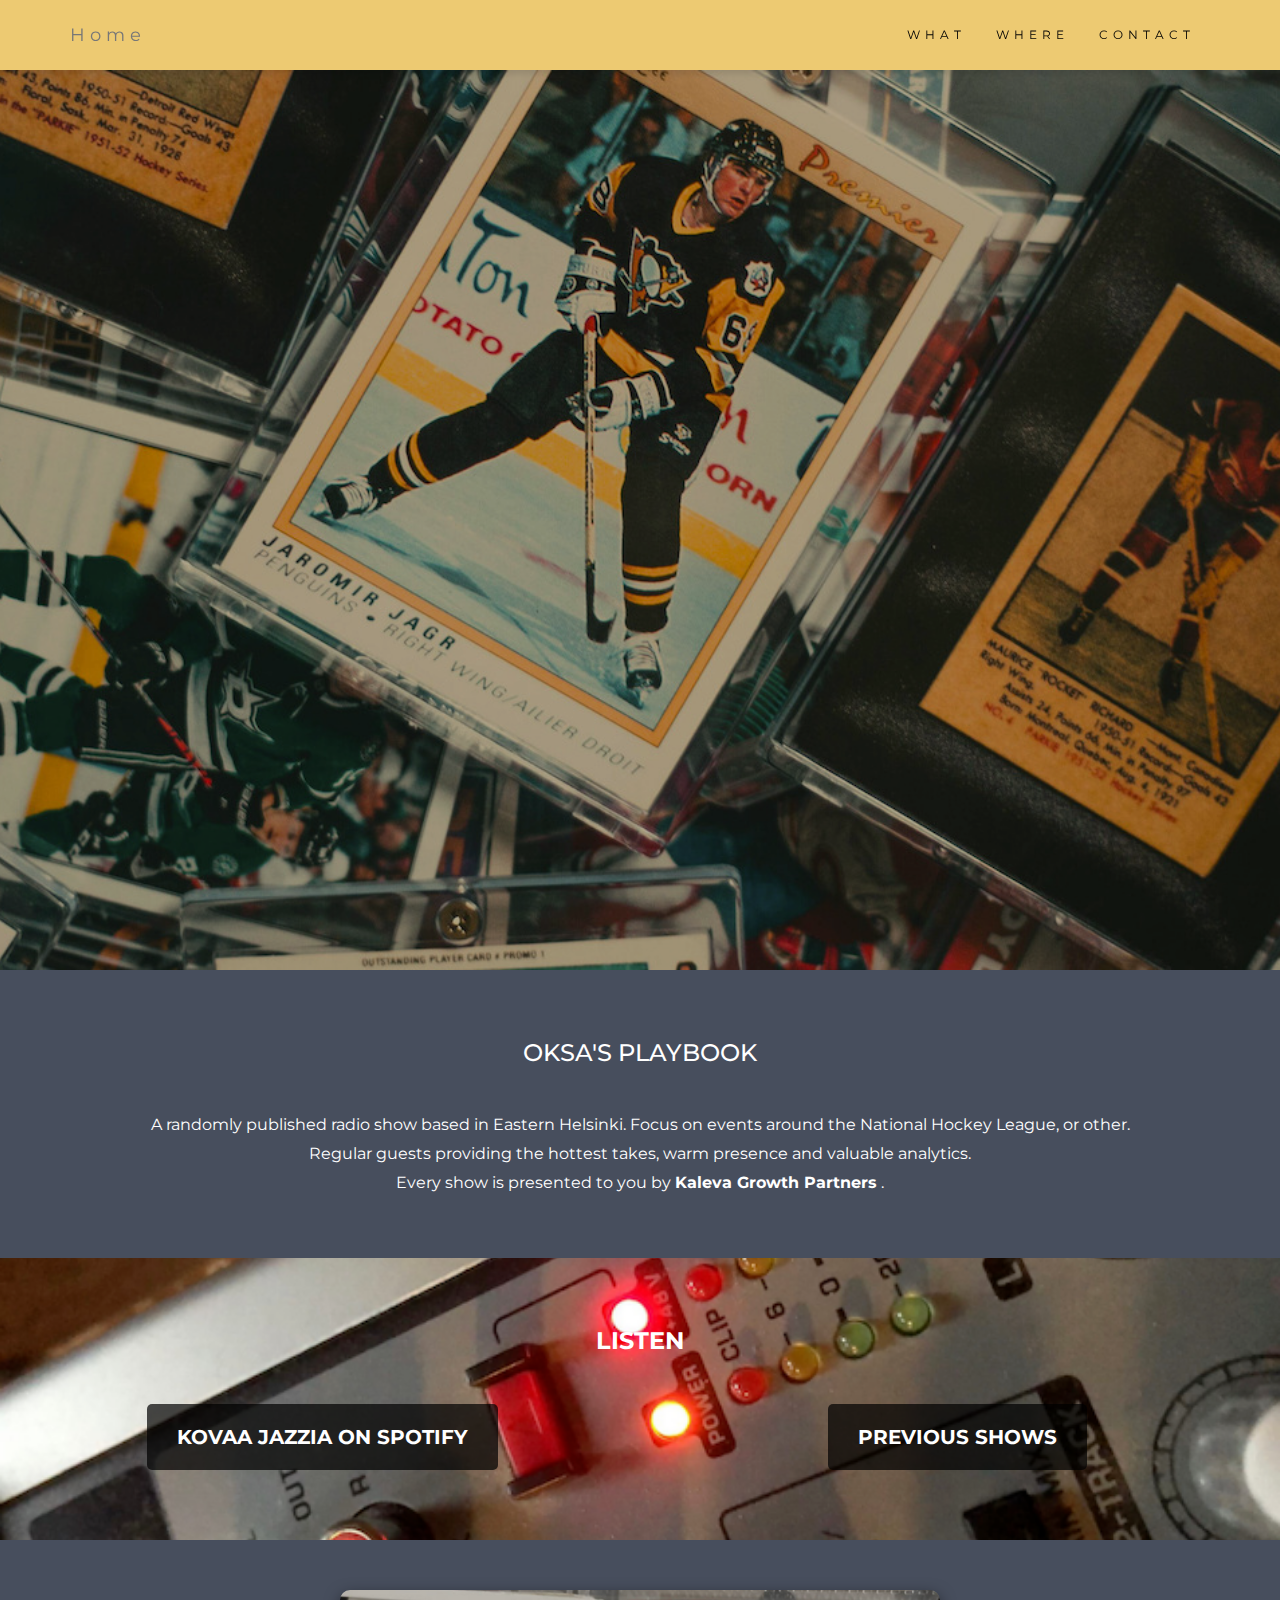
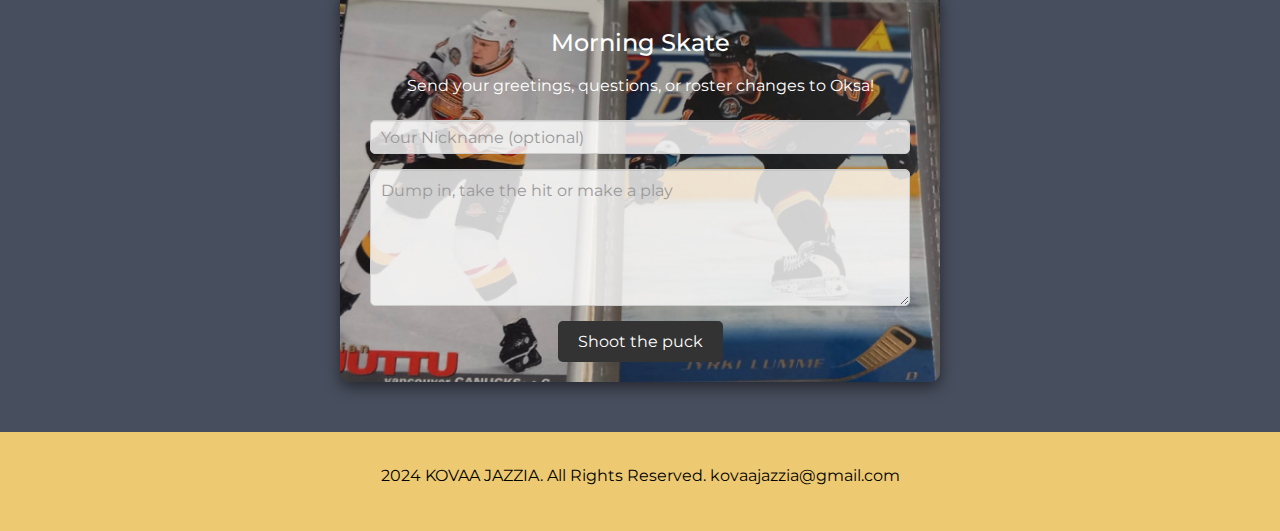
<file: index.html>
<!DOCTYPE html>
<html lang="en">
<head>
  <title>KOVAA JAZZIA</title>
  <meta charset="utf-8">
  <meta name="viewport" content="width=device-width, initial-scale=1">
  <link rel="stylesheet" href="https://maxcdn.bootstrapcdn.com/bootstrap/3.4.1/css/bootstrap.min.css">
  <link href="https://fonts.googleapis.com/css?family=Montserrat" rel="stylesheet">
  <link rel="stylesheet" href="module7.css">
  <script src="https://ajax.googleapis.com/ajax/libs/jquery/3.7.1/jquery.min.js"></script>
  <script src="https://maxcdn.bootstrapcdn.com/bootstrap/3.4.1/js/bootstrap.min.js"></script>
</head>
<body id="home">


<nav class="navbar navbar-default">
  <div class="container">
    <div class="navbar-header">
      <button type="button" class="navbar-toggle" data-toggle="collapse" data-target="#myNavbar">
        <span class="icon-bar"></span>
        <span class="icon-bar"></span>
        <span class="icon-bar"></span>                        
      </button>
      <a class="navbar-brand" href="#home">Home</a>
    </div>
    <div class="collapse navbar-collapse" id="myNavbar">
      <ul class="nav navbar-nav navbar-right">
        <li><a href="#what">WHAT</a></li>
        <li><a href="#where">WHERE</a></li>
        <li><a href="#contact">CONTACT</a></li>
    </ul>
    
    </div>
  </div>
</nav>


<div class="container-fluid bg-1 text-center">
    <h3 class="margin">KOVAA JAZZIA</h3>
    <img src="kovaajazzia.png" class="img-responsive img-circle margin" style="display:inline" alt="Kovaa jazzia -logo" width="350" height="350">
    <h3>YOURS TRULY</h3>
</div>


<div id="what" class="container-fluid bg-2 text-center">
  <h3 class="margin">OKSA'S PLAYBOOK</h3>
  <p>A randomly published radio show based in Eastern Helsinki. Focus on events around the National Hockey League, or other. 
    <br> Regular guests providing the hottest takes, warm presence and valuable analytics. 
    <br> Every show is presented to you by <strong>Kaleva Growth Partners</strong> .</p>
</div>


<div id="where" class="container-fluid bg-3 text-center">
    <h3 class="margin">LISTEN</h3>
    <div class="row">
      <div class="col-sm-6">
        <a href="https://open.spotify.com/playlist/6hpwh7hRwjAcXd9hzB8ZqT" target="_blank" class="text-box">
          Kovaa Jazzia on Spotify
        </a>
      </div>
  
      <div class="col-sm-6">
        <a href="https://soundcloud.com/kustaa-k-ki" target="_blank" class="text-box">
          Previous Shows
        </a>
      </div>
    </div>
</div>
  
<div id="contact" class="shout-box-section">
  <div class="container shout-box text-center">
      <h3>Morning Skate</h3>
      <p>Send your greetings, questions, or roster changes to Oksa!</p>
      <form id="fs-frm" name="simple-contact-form" accept-charset="utf-8" action="https://formspree.io/f/mrbgrnyw" method="post">
          <div class="form-group">
              <input type="text" name="name" id="full-name" class="form-control" placeholder="Your Nickname (optional)">
          </div>
          <div class="form-group">
              <textarea name="message" id="message" class="form-control" placeholder="Dump in, take the hit or make a play" rows="5" required></textarea>
          </div>
          <button type="submit" class="btn btn-default btn-lg">Shoot the puck</button>
      </form>
  </div>
</div>


<footer class="container-fluid bg-4 text-center">
  <p>2024 KOVAA JAZZIA. All Rights Reserved. kovaajazzia@gmail.com </p> 
</footer>

</body>
</html>
</file>
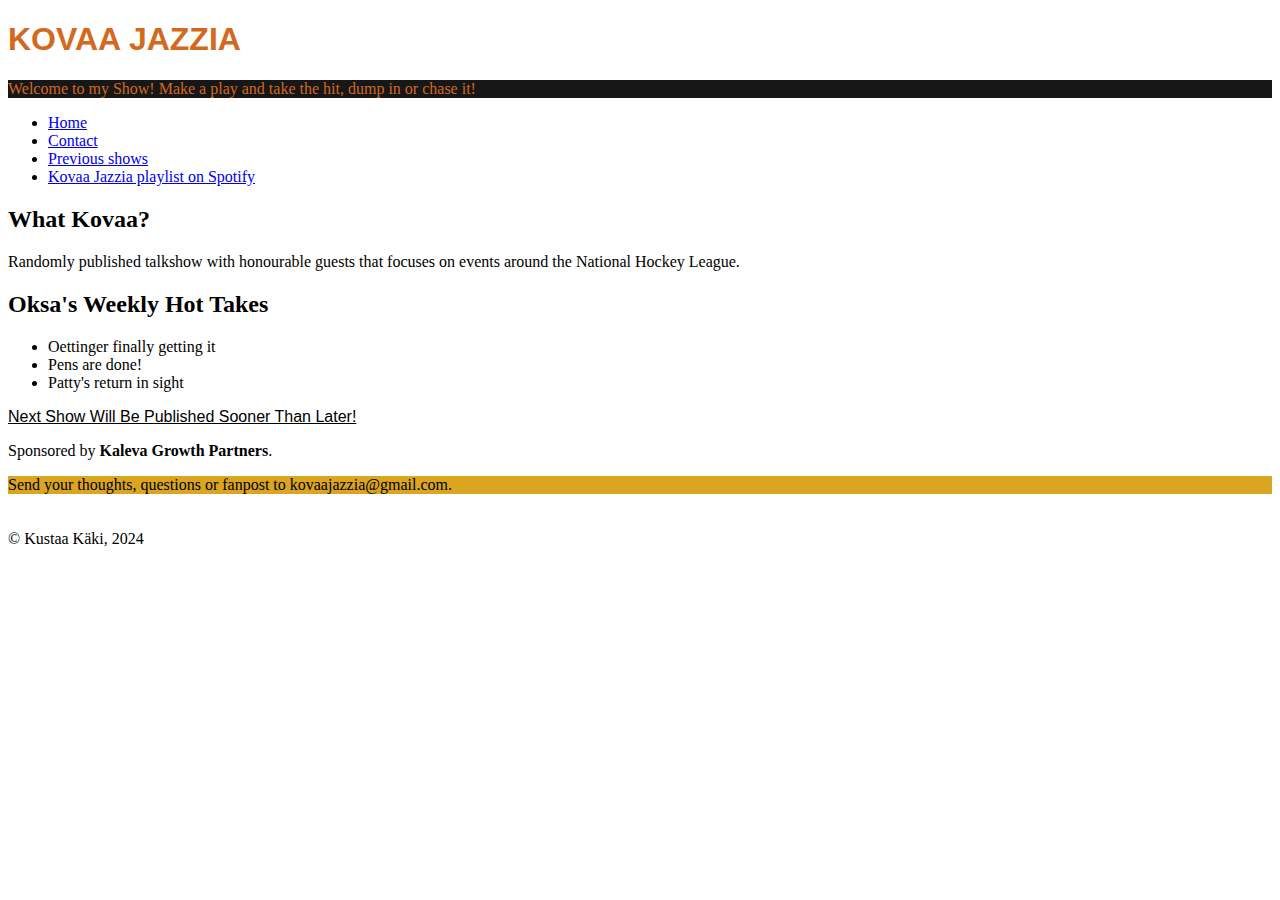
<file: 2/index.html>
<!DOCTYPE html>
<html lang="en">
<head>
    <meta charset="UTF-8">
    <meta name="viewport" content="width=device-width, initial-scale=1.0">
    <title>Kovaa Jazzia</title>
    <link rel="stylesheet" type="text/css" href="styles.css">
</head>
<body>
    <header>
        <h1 class="header-example">KOVAA JAZZIA</h1>
    <p class="color-example"> Welcome to my Show! Make a play and take the hit, dump in or chase it!</p>
    
    </header> 

    <nav>
        <ul>
        <li><a href="#main-content">Home</a></li> 
        <li><a href="#footer">Contact</a></li>
        <li><a href="https://soundcloud.com/kustaa-k-ki">Previous shows</a></li>
        <li><a href="https://open.spotify.com/playlist/6hpwh7hRwjAcXd9hzB8ZqT?si=lIBjTYKNTey9X1Y3vu-cAg&pi=e-tOL6M-aeQ3KN&nd=1&dlsi=774a887b82804b08">Kovaa Jazzia playlist on Spotify</a></li>
        </ul>
    </nav>

<main id="main-content">
    <h2>What Kovaa?</h2>
    <p>Randomly published talkshow with honourable guests that focuses on events around the National Hockey League.
    </p>

    <section>
        <h2>Oksa's Weekly Hot Takes</h2>
        <ul class="list-example">
            <li>Oettinger finally getting it</li>
            <li>Pens are done!</li>
            <li>Patty's return in sight</li>
        </ul>
        <p class="text-example">Next show will be published sooner than later!</p>
    </section>
    <p>Sponsored by <strong>Kaleva Growth Partners</strong>. 
    </p>

    <div class="div-example">Send your thoughts, questions or fanpost to kovaajazzia@gmail.com.
    </div>

</main>
<br>
<br>
<footer id="footer">
    &copy; Kustaa Käki, 2024
</footer>
    
</body>
</html>
</file>
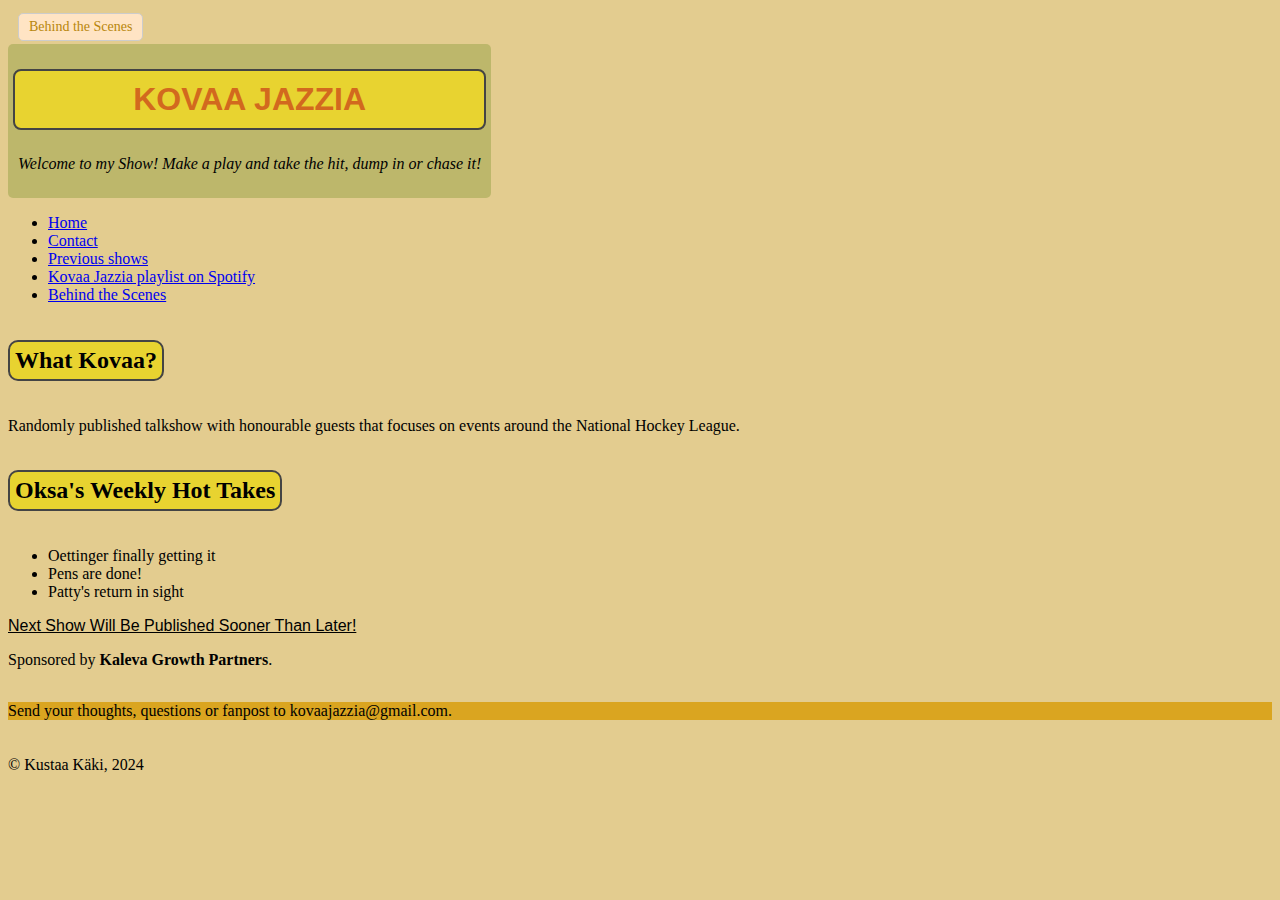
<file: 4b/index.html>
<!DOCTYPE html>
<html lang="en">
<head>
    <meta charset="UTF-8">
    <meta name="viewport" content="width=device-width, initial-scale=1.0">
    <title>Kovaa Jazzia</title>
    <link rel="stylesheet" type="text/css" href="styles.css">
</head>
<body>
    <a href="second.html" class="corner-link">Behind the Scenes</a>
    <br><br>
    <header>
        <h1 class="header-example">KOVAA JAZZIA</h1>
    <p class="tagline"> Welcome to my Show! Make a play and take the hit, dump in or chase it!</p>
    </header> 

    <nav>
        <ul>
        <li><a href="#main-content">Home</a></li> 
        <li><a href="#footer">Contact</a></li>
        <li><a href="https://soundcloud.com/kustaa-k-ki">Previous shows</a></li>
        <li><a href="https://open.spotify.com/playlist/6hpwh7hRwjAcXd9hzB8ZqT?si=lIBjTYKNTey9X1Y3vu-cAg&pi=e-tOL6M-aeQ3KN&nd=1&dlsi=774a887b82804b08">Kovaa Jazzia playlist on Spotify</a></li>
        <li><a href="second.html">Behind the Scenes</a></li>
        </ul>
    </nav>

<main id="main-content">
    <h2>What Kovaa?</h2>
    <p>Randomly published talkshow with honourable guests that focuses on events around the National Hockey League.
    </p>

    <section>
        <h2>Oksa's Weekly Hot Takes</h2>
        <ul class="list-example">
            <li>Oettinger finally getting it</li>
            <li>Pens are done!</li>
            <li>Patty's return in sight</li>
        </ul>
        <p class="text-example">Next show will be published sooner than later!</p>
    </section>
    <p>Sponsored by <strong>Kaleva Growth Partners</strong>. 
    </p>
<br>
    <div class="div-example">Send your thoughts, questions or fanpost to kovaajazzia@gmail.com.
    </div>

</main>
<br>
<br>
<footer id="footer">
    &copy; Kustaa Käki, 2024
</footer>
    
</body>
</html>
</file>
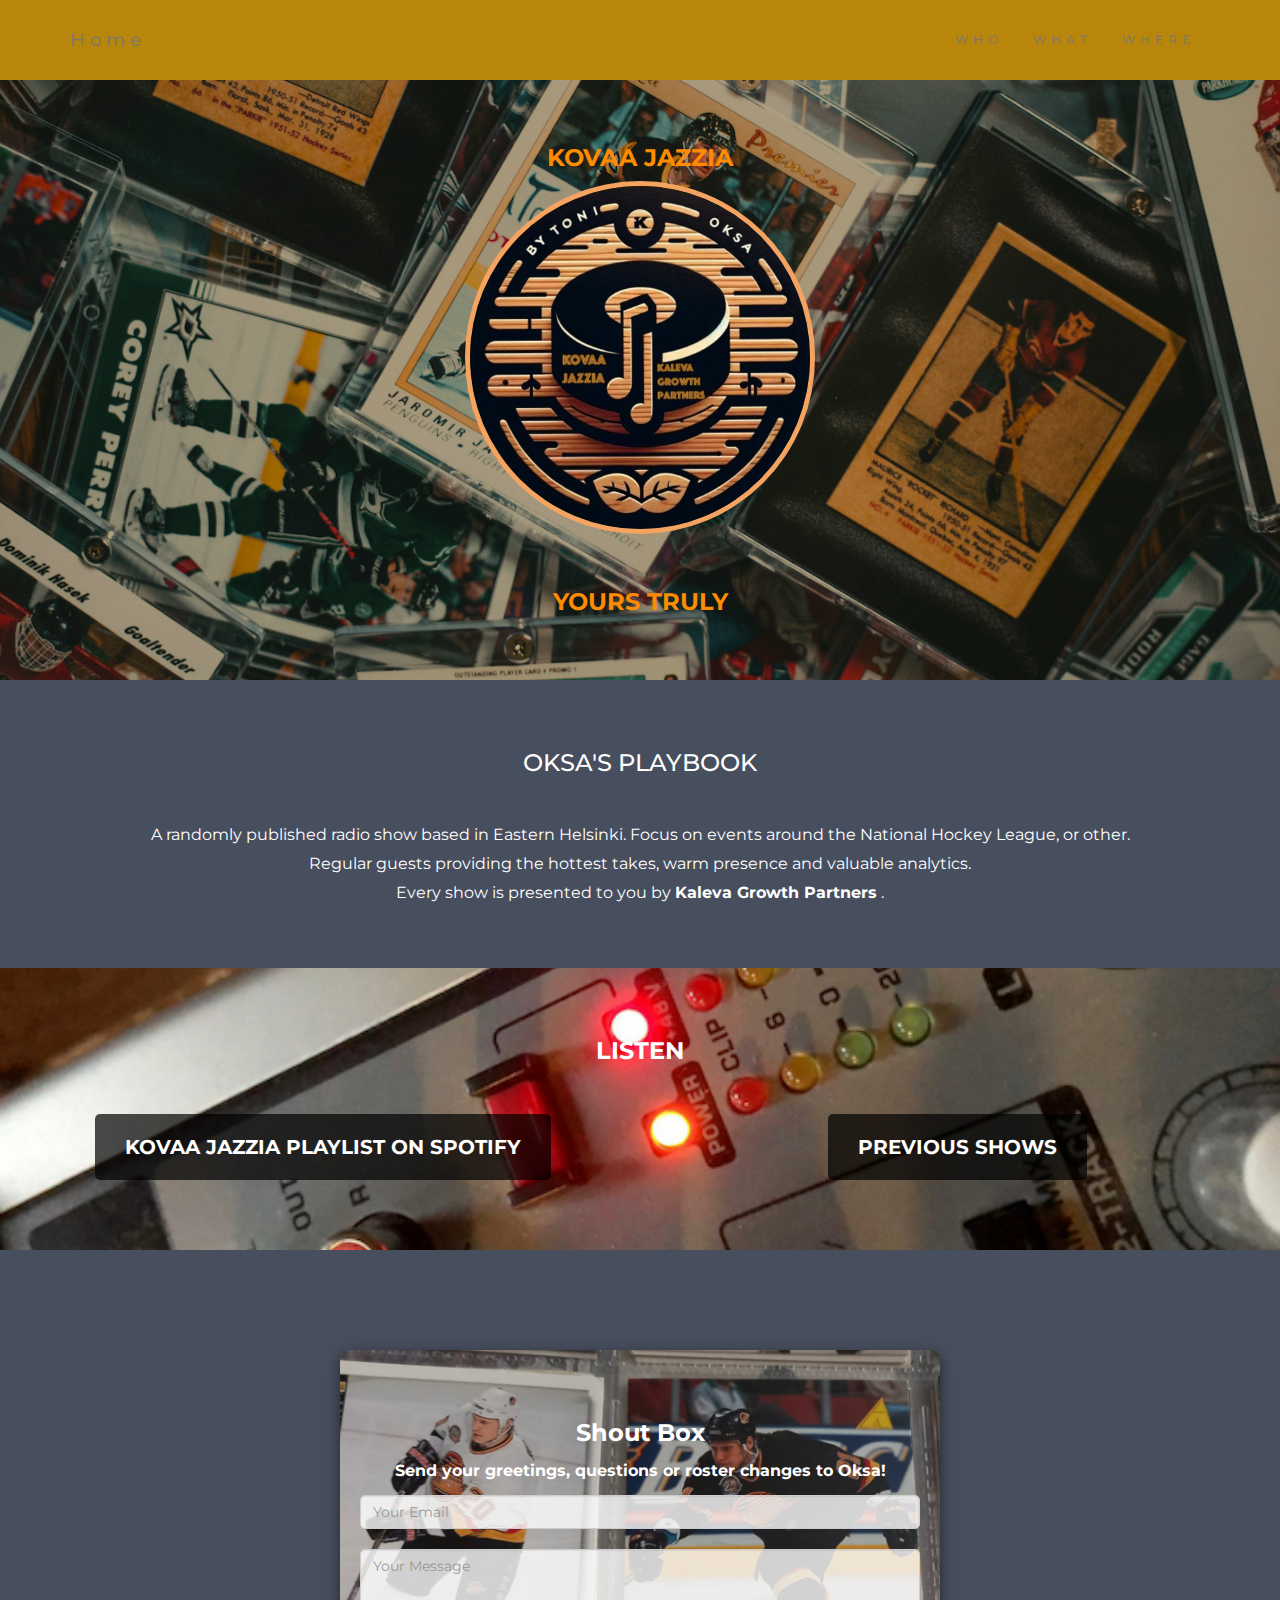
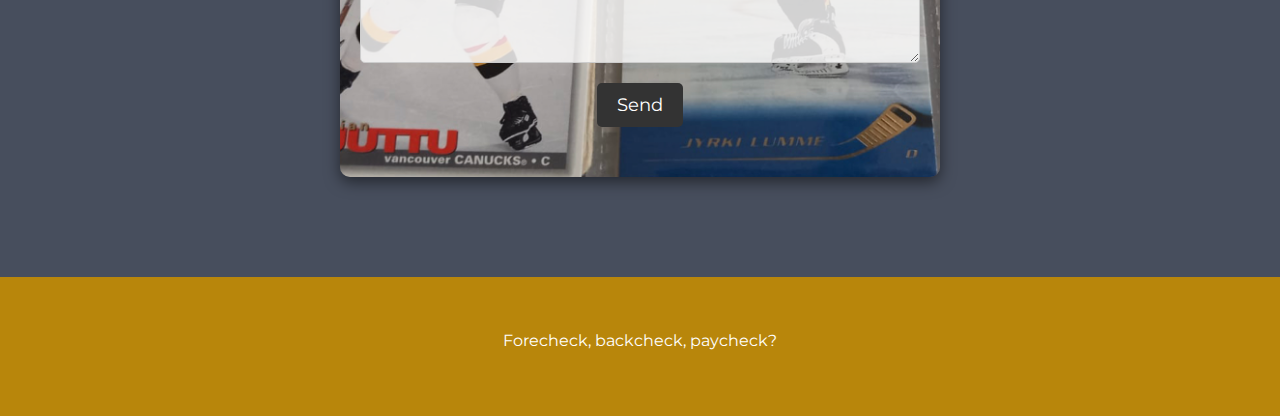
<file: 7b/index.html>
<!DOCTYPE html>
<html lang="en">
<head>
  <title>KOVAA JAZZIA</title>
  <meta charset="utf-8">
  <meta name="viewport" content="width=device-width, initial-scale=1">
  <link rel="stylesheet" href="https://maxcdn.bootstrapcdn.com/bootstrap/3.4.1/css/bootstrap.min.css">
  <link href="https://fonts.googleapis.com/css?family=Montserrat" rel="stylesheet">
  <link rel="stylesheet" href="module7.css">
  <script src="https://ajax.googleapis.com/ajax/libs/jquery/3.7.1/jquery.min.js"></script>
  <script src="https://maxcdn.bootstrapcdn.com/bootstrap/3.4.1/js/bootstrap.min.js"></script>
</head>
<body>


<nav class="navbar navbar-default">
  <div class="container">
    <div class="navbar-header">
      <button type="button" class="navbar-toggle" data-toggle="collapse" data-target="#myNavbar">
        <span class="icon-bar"></span>
        <span class="icon-bar"></span>
        <span class="icon-bar"></span>                        
      </button>
      <a class="navbar-brand" href="#myPage">Home</a>
    </div>
    <div class="collapse navbar-collapse" id="myNavbar">
      <ul class="nav navbar-nav navbar-right">
        <li><a href="#who">WHO</a></li>
        <li><a href="#what">WHAT</a></li>
        <li><a href="#where">WHERE</a></li>
      </ul>
    </div>
  </div>
</nav>


<div id="who" class="container-fluid bg-1 text-center">
    <h3 class="margin">KOVAA JAZZIA</h3>
    <img src="kovaajazzia.png" class="img-responsive img-circle margin" style="display:inline" alt="Logo" width="350" height="350">
    <h3>YOURS TRULY</h3>
</div>


<div id="what" class="container-fluid bg-2 text-center">
  <h3 class="margin">OKSA'S PLAYBOOK</h3>
  <p>A randomly published radio show based in Eastern Helsinki. Focus on events around the National Hockey League, or other. 
    <br> Regular guests providing the hottest takes, warm presence and valuable analytics. 
    <br> Every show is presented to you by <strong>Kaleva Growth Partners</strong> .</p>
</div>


<div id="where" class="container-fluid bg-3 text-center">
    <h3 class="margin">LISTEN</h3>
    <div class="row">
      <div class="col-sm-6">
        <a href="https://open.spotify.com/playlist/6hpwh7hRwjAcXd9hzB8ZqT" target="_blank" class="text-box">
          Kovaa Jazzia playlist on Spotify
        </a>
      </div>
  
      <div class="col-sm-6">
        <a href="https://soundcloud.com/kustaa-k-ki" target="_blank" class="text-box">
          Previous Shows
        </a>
      </div>
    </div>
</div>
  

<div class="shout-box-section">
    <div class="container shout-box text-center">
        <h3>Shout Box</h3>
        <p>Send your greetings, questions or roster changes to Oksa!</p>
        <form action="mailto:kovaajazzia@gmail.com" method="post" enctype="text/plain">
            <div class="form-group">
                <input type="email" class="form-control" placeholder="Your Email" required>
            </div>
            <div class="form-group">
                <textarea class="form-control" placeholder="Your Message" rows="5" required></textarea>
            </div>
            <button type="submit" class="btn btn-default btn-lg">Send</button>
        </form>
    </div>
</div>
  

<footer class="container-fluid bg-4 text-center">
  <p>Forecheck, backcheck, paycheck?</p> 
</footer>

</body>
</html>
</file>
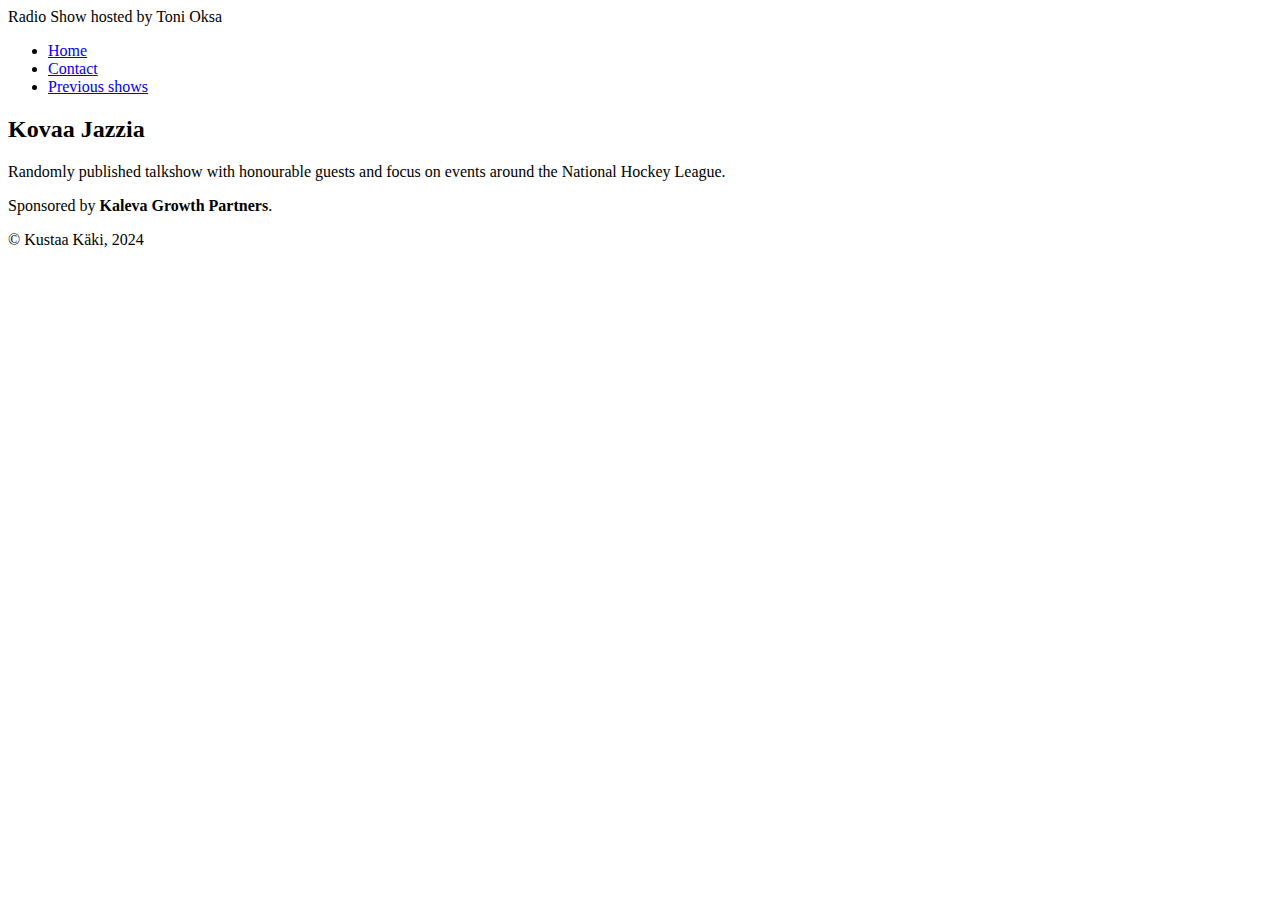
<file: index1.html>
<!DOCTYPE html>
<html lang="en">
<head>
    <meta charset="UTF-8">
    <meta name="viewport" content="width=device-width, initial-scale=1.0">
    <title>Kovaa Jazzia</title>
</head>
<body>
    <header>Radio Show hosted by Toni Oksa</header> 

    <nav>
        <ul>
        <li><a href="#main-content">Home</a></li> 
        <li><a href="#footer">Contact</a></li>
        <li><a href="https://soundcloud.com/kustaa-k-ki">Previous shows</a></li>
        </ul>
    </nav>

<main id="main-content">
    <h2>Kovaa Jazzia</h2>
    <p>Randomly published talkshow with honourable guests and focus on events around the National Hockey League.
    </p>    
    <p>Sponsored by <strong>Kaleva Growth Partners</strong>. 
    </p>
</main>

<footer id="footer">
    &copy; Kustaa Käki, 2024
</footer>
    
</body>
</html>
</file>
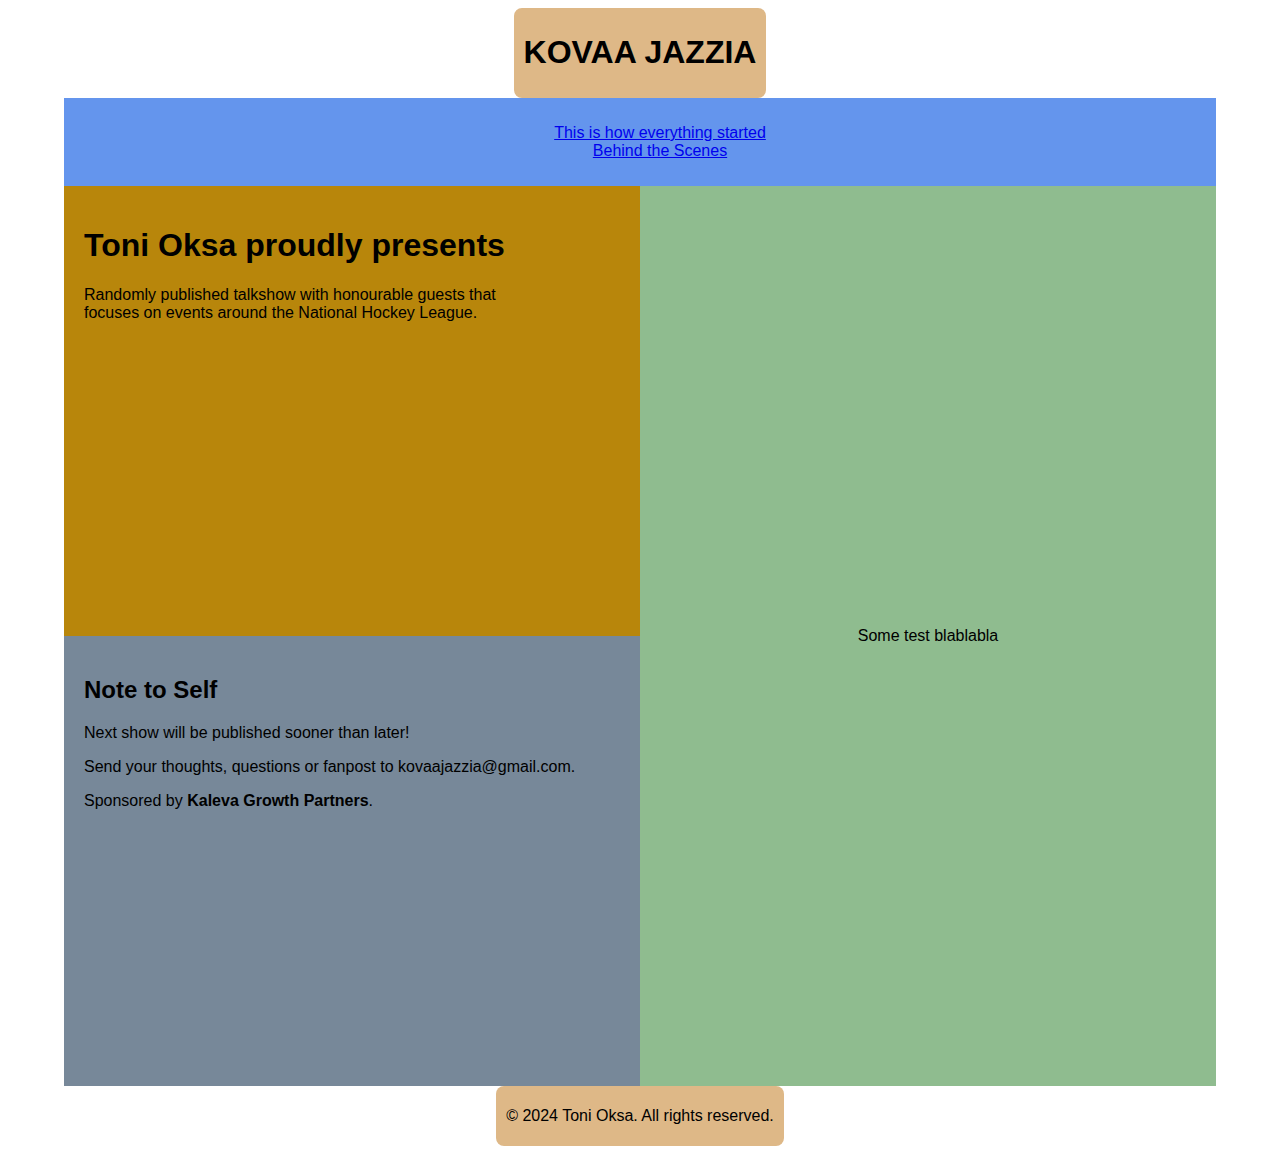
<file: index5b.html>
<!DOCTYPE html>
<html lang="en">
<head>
    <meta charset="UTF-8">
    <meta name="viewport" content="width=device-width, initial-scale=1.0">
    <title>Kovaa jazzia</title>
    <link rel="stylesheet" href="layoutstyles.css">
</head>
<body id="body">
    <!-- Header -->
    <div id="header">
        <header>
        <h1>KOVAA JAZZIA</h1>
        </header>
    </div>

    <!-- Navigation -->
    <div id="nav">
        <nav>
        <ul>
            <li><a href="index.html">This is how everything started</a></li>
            <li><a href="second.html">Behind the Scenes</a></li>
        </ul>
        </nav>
    </div>

    <!-- Main Section -->
    <div class="mycontainer">
    <!-- Section -->
        <div id="leftcolumn"> 
            <div id="section">
                <section>
                    <h1>Toni Oksa proudly presents</h1>
                    <p>Randomly published talkshow with honourable guests that <br> focuses on events around the National Hockey League.</p>
                </section>
            </div>

    <!-- Article -->
            <div id="article">
                 <article>
                    <h2>Note to Self</h2>
                    <p>Next show will be published sooner than later!</p>
                    <p>Send your thoughts, questions or fanpost to kovaajazzia@gmail.com.</p>
                    <p>Sponsored by <strong>Kaleva Growth Partners</strong>. </p>
                </article>
            </div>
        </div>

    <!-- Aside -->
            <div class="columntall" id="aside">
                <aside>
                <p> Some test blablabla</p>
                </aside>
            </div>
    </div>
    </body>

    <!-- Footer -->
    <div class="footer" id="footer">
    <footer>
    <p>&copy; 2024 Toni Oksa. All rights reserved.</p>
    </footer>
    </div>
</body>
</html>
</file>
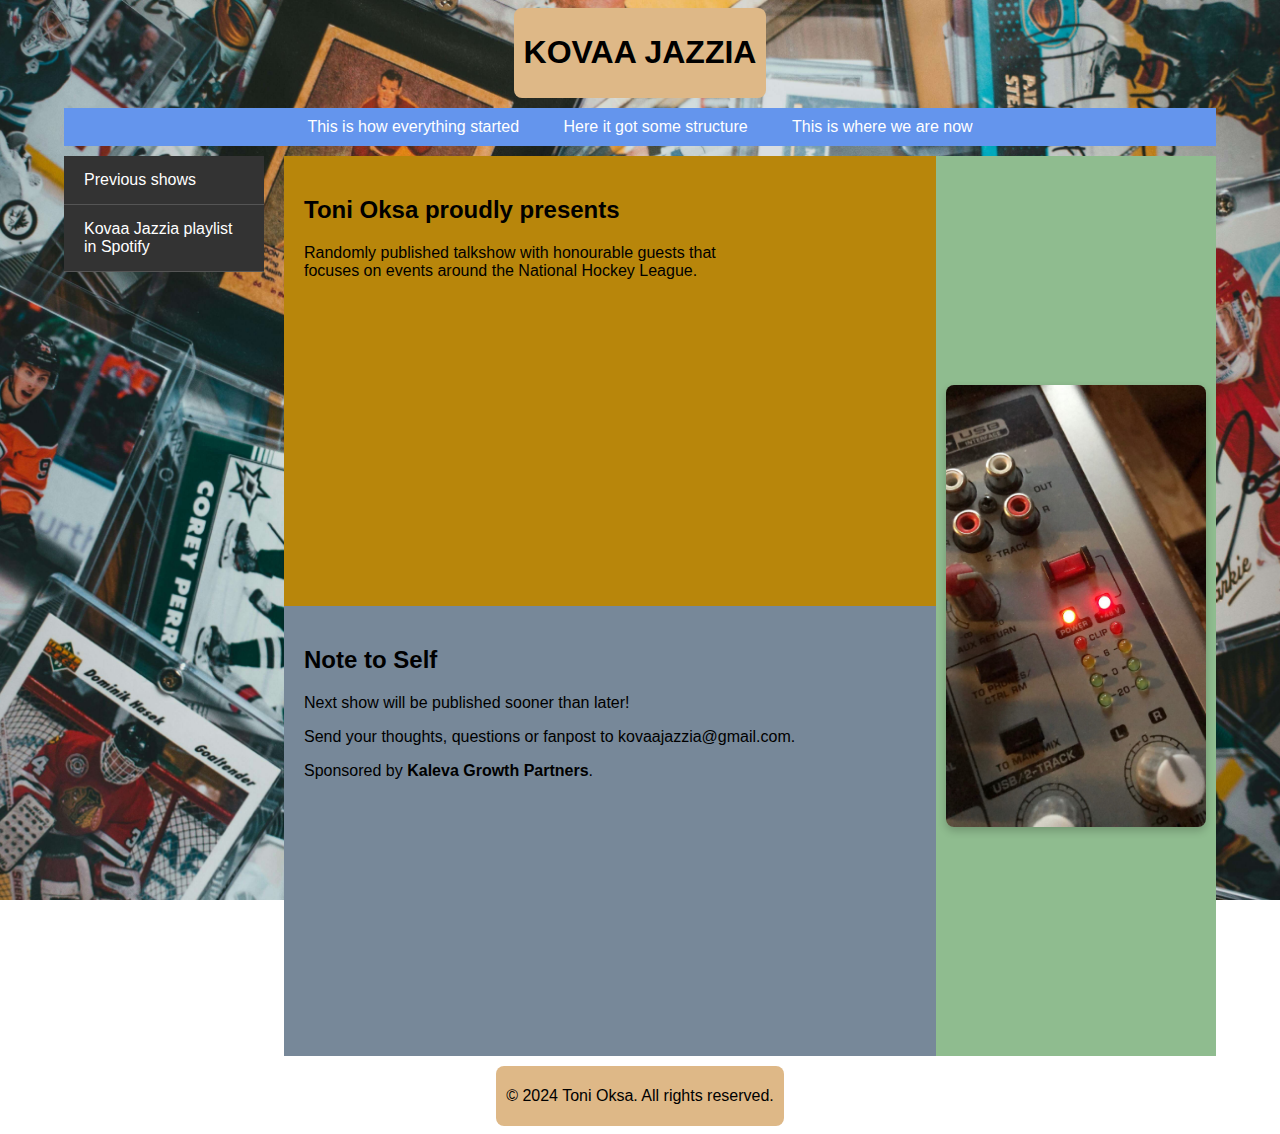
<file: third.html>
<!DOCTYPE html>
<html lang="en">
<head>
    <meta charset="UTF-8">
    <meta name="viewport" content="width=device-width, initial-scale=1.0">
    <title>Kovaa jazzia - Third Page</title>
    <link rel="stylesheet" href="third.css">
</head>
<body id="body">
    
    <div id="header">
        <header>
            <h1>KOVAA JAZZIA</h1>
        </header>
    </div>

    <div id="nav">
        <nav>
            <ul>
                <li><a href="../4b/index.html">This is how everything started</a></li>
                <li><a href="../5b/index5b.html">Here it got some structure</a></li>
                <li><a href="third.html">This is where we are now</a></li>
            </ul>
        </nav>
    </div>

    <div id="vertical-nav">
        <nav>
            <ul>
                <li><a href="https://soundcloud.com/kustaa-k-ki" target="_blank" rel="noopener">Previous shows</a></li>
                <li><a href="https://open.spotify.com/playlist/6hpwh7hRwjAcXd9hzB8ZqT?si=lIBjTYKNTey9X1Y3vu-cAg&pi=e-tOL6M-aeQ3KN" target="_blank" rel="noopener">Kovaa Jazzia playlist in Spotify</a></li>
            </ul>
        </nav>
    </div>

    <div class="mycontainer">
        <div id="leftcolumn">
            <div id="section">
                <section>
                    <h2>Toni Oksa proudly presents</h2>
                    <p>Randomly published talkshow with honourable guests that <br> focuses on events around the National Hockey League.</p>
                </section>
            </div>

            <div id="article">
                <article>
                    <h2>Note to Self</h2>
                    <p>Next show will be published sooner than later!</p>
                    <p>Send your thoughts, questions or fanpost to kovaajazzia@gmail.com.</p>
                    <p>Sponsored by <strong>Kaleva Growth Partners</strong>.</p>
                </article>
            </div>
        </div>

        <div class="columntall" id="aside">
            <aside>
                <img src="mixer.jpg" alt="Photo of a mixer" id="aside-image">
            </aside>
        </div>
    </div>

    <div class="footer" id="footer">
        <footer>
            <p>&copy; 2024 Toni Oksa. All rights reserved.</p>
        </footer>
    </div>
</body>
</html>
</file>
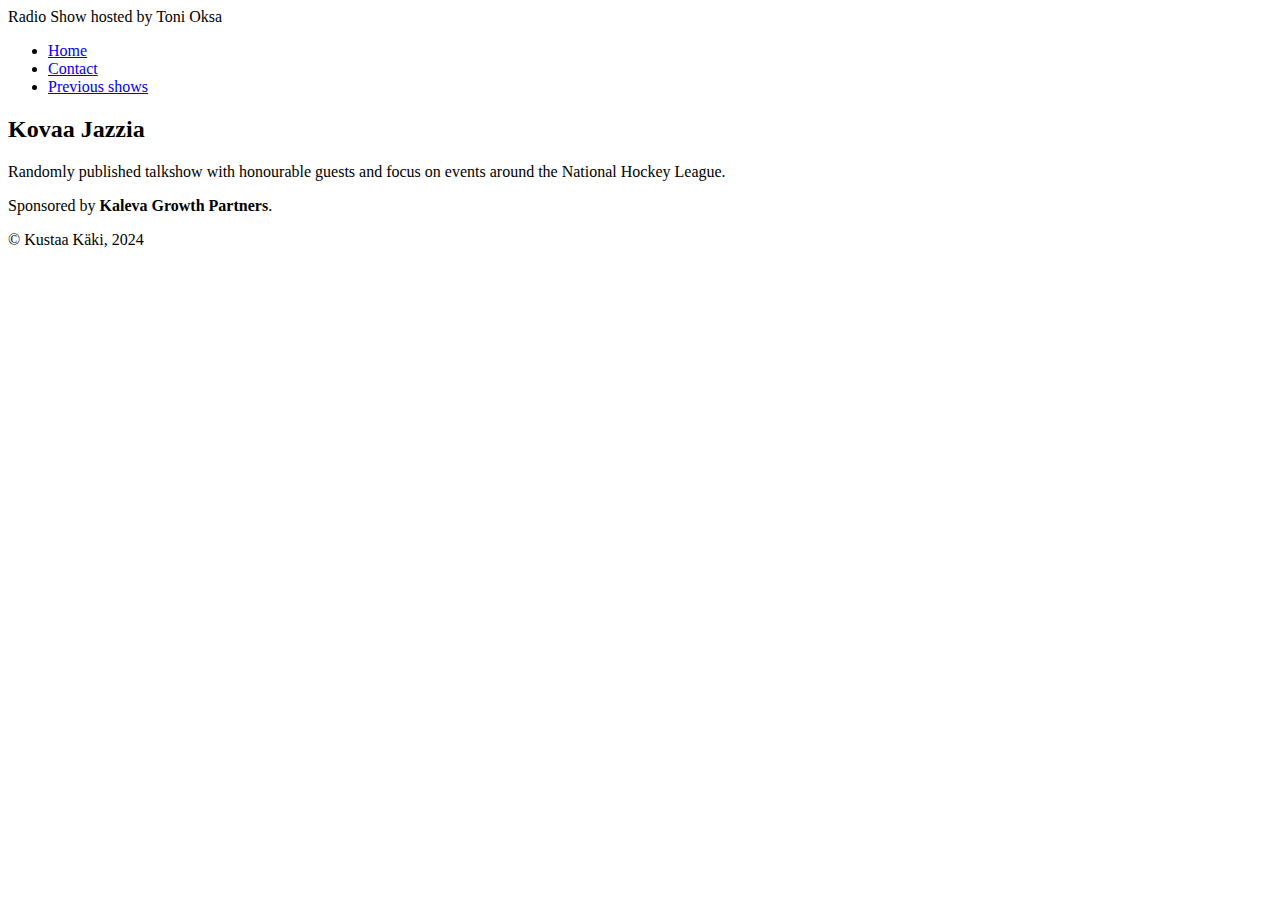
<file: 2/index1.html>
<!DOCTYPE html>
<html lang="en">
<head>
    <meta charset="UTF-8">
    <meta name="viewport" content="width=device-width, initial-scale=1.0">
    <title>Kovaa Jazzia</title>
</head>
<body>
    <header>Radio Show hosted by Toni Oksa</header> 

    <nav>
        <ul>
        <li><a href="#main-content">Home</a></li> 
        <li><a href="#footer">Contact</a></li>
        <li><a href="https://soundcloud.com/kustaa-k-ki">Previous shows</a></li>
        </ul>
    </nav>

<main id="main-content">
    <h2>Kovaa Jazzia</h2>
    <p>Randomly published talkshow with honourable guests and focus on events around the National Hockey League.
    </p>    
    <p>Sponsored by <strong>Kaleva Growth Partners</strong>. 
    </p>
</main>

<footer id="footer">
    &copy; Kustaa Käki, 2024
</footer>
    
</body>
</html>
</file>
<file: module7.css>
body {
    font: 20px Montserrat, sans-serif;
    line-height: 1.8;
    color: #f5f6f7;
}
  
p {
    font-size: 16px;
}
  
.margin {
    margin-bottom: 45px;
}

.navbar {
    background-color: rgb(237, 202, 114);
    padding-top: 10px;
    padding-bottom: 10px;
    border: 0;
    border-radius: 0;
    margin-bottom: 0;
    font-size: 12px;
    letter-spacing: 5px;
    position: sticky;
    top: 0;
    z-index: 1000;
    box-shadow: 0 4px 6px rgba(0, 0, 0, 0.1);
}

.navbar-default .navbar-nav > li > a {
    color: black; 
}

.navbar-default .navbar-nav > li > a:hover, 
.navbar-default .navbar-nav > li > a:focus {
    color:#f5f6f7;
}

.bg-1 {
    position: relative;
    background: url("hockeycards.jpg") no-repeat center center;
    background-size: cover;
    color: darkorange;
    display: flex;
    flex-direction: column;
    align-items: center;
    justify-content: center;
    text-align: center;
    height: 100vh; 
    overflow: hidden;
}

.img-circle {
    border: 5px solid sandybrown;
    z-index: 2;
    position: relative;
}

.bg-1::before {
    content: "";
    position: absolute;
    top: 0;
    left: 0;
    width: 100%;
    height: 100%;
    background-color: rgba(0, 0, 0, 0.3);
    z-index: 0;
}

.bg-1 h3 {
    font-size: 2.5rem; 
    margin: 10px 0;
    z-index: 1;
    position: relative;
    font-weight: bold;
    text-align: center;
    word-wrap: break-word;
    opacity: 0;
    animation: fadeIn 2s ease-in-out forwards;
    animation-delay: 1s;
}
.bg-1 img {
    opacity: 0; 
    animation: fadeIn 1s ease-in-out forwards;
    animation-delay: 0.5s;
    margin: 10px 0;
}


.bg-2 {
    background-color: #474e5d;
    color: #ffffff;
    padding: 50px 20px;
    text-align: center;
}

.bg-3 {
    position: relative;
    background: url("mikseri.png") no-repeat center center;
    background-size: cover;
    color: #ffffff;
    padding: 50px 20px;
    text-align: center;
}

.bg-3 h3 {
    margin-bottom: 30px;
    font-weight: bold;
}

.bg-4 {
    background-color: rgb(237, 202, 114); 
    color: black; 
    padding: 30px 20px;
}
.text-box {
    display: inline-block;
    padding: 15px 30px;
    margin: 20px;
    background-color: rgba(0, 0, 0, 0.7);
    color: #ffffff;
    text-transform: uppercase;
    text-decoration: none;
    font-weight: bold;
    border-radius: 5px;
    transition: background-color 0.3s ease;
}

.text-box:hover {
    background-color: #444444;
}

.shout-box-section {
    background-color: #474e5d;
    padding: 50px 0;
    text-align: center;
}

.shout-box {
    background: url("lumme.jpg") no-repeat center center;
    background-size: cover;
    color: #ffffff;
    padding: 20px 30px;
    max-width: 600px;
    margin: 0 auto;
    border-radius: 10px;
    box-shadow: 0 5px 15px rgba(0, 0, 0, 0.5);
}

.shout-box input[type="text"], .shout-box textarea {
    width: 100%;
    padding: 10px;
    border: 1px solid #ccc;
    border-radius: 5px;
    font-size: 16px;
    margin-bottom: 15px;
    background: rgba(255, 255, 255, 0.8);
}

.shout-box button {
    background-color: #333;
    color: white;
    border: none;
    border-radius: 5px;
    padding: 10px 20px;
    font-size: 16px;
    cursor: pointer;
    transition: background-color 0.3s ease;
}

.shout-box button:hover {
    background-color:rgb(237, 202, 114);
}

.shout-box h3 {
    margin-bottom: 15px;
    font-size: 24px;
    color: #ffffff;
}

.shout-box p {
    margin-bottom: 20px;
    font-size: 16px;
    color: #ffffff;
}

html {
    scroll-behavior: smooth;
}

@media (max-width: 768px) {
    .bg-1 h3 {
        font-size: 2rem;
    }
}

@keyframes fadeIn {
    from {
        opacity: 0;
        transform: translateY(20px);
    }
    to {
        opacity: 1;
        transform: translateY(0);
    }
}

#who img, #who h3 {
    opacity: 0; 
    animation: fadeIn 2s ease-in-out forwards;
}

#who img {
    animation-delay: 0.5s; 
}

#who h3 {
    animation-delay: 1s;
}

@media (max-width: 768px) {
    .bg-1 h3 {
        font-size: 2rem;
    }

    .navbar {
        font-size: 10px;
        padding: 10px 0;
    }

    .bg-1, .bg-2, .bg-3, .shout-box-section {
        padding: 20px 10px;
    }
}
</file>
<file: 2/styles.css>
.color-example {
    color:chocolate;
    background-color:rgb(23, 23, 23);
    border: 3px beige
}
.header-example {
    color: chocolate;
    font-family:Verdana, Geneva, Tahoma, sans-serif; 
    font-size: 32px
}
.list-example {
    list-style-type:disc;
    color:black
}
.text-example {
    font-family:'Lucida Sans', 'Lucida Sans Regular', 'Lucida Grande', 'Lucida Sans Unicode', Geneva, Verdana, sans-serif;
    font-size: medium;
    text-transform: capitalize;
    text-decoration: underline;
}
.div-example {
    background-color: goldenrod;
    border: 2px black
}
</file>
<file: 4b/styles.css>
.color-example {
    color:chocolate;
    background-color:rgb(23, 23, 23);
    border: 3px beige
}
.header-example {
    color: chocolate;
    font-family:Verdana, Geneva, Tahoma, sans-serif; 
    font-size: 32px;
    margin-top: 20px;
}
.tagline {
    margin-top: 10px;
    padding: 5px;
    background-color: transparent;
    font-style: italic;
}
.list-example {
    list-style-type:disc;
    color:black
}
.text-example {
    font-family:'Lucida Sans', 'Lucida Sans Regular', 'Lucida Grande', 'Lucida Sans Unicode', Geneva, Verdana, sans-serif;
    font-size: medium;
    text-transform: capitalize;
    text-decoration: underline;
}
.div-example {
    background-color: goldenrod;
    border: 2px black
}
.corner-link {
    position: absolute;
    top: 5px;
    left: 10px;
    z-index: 1;
    text-decoration: none;
    color:darkgoldenrod;
    font-size: 14px;
    background-color:bisque;
    padding: 5px 10px;
    border-radius: 5px; 
    border: 1px solid #ccc;
}

.corner-link:hover {
    background-color:coral;
    color:white ;
}
img {
    display: block;
    margin: 0 auto; 
    margin-left: 50px; 
    margin-bottom: 20px; 
    padding: 0;
}
.image-container {
    margin: 10px auto;
    padding: 0; 
}
figure {
    display: block; 
    margin: 0; 
    margin-left: 0px;
    margin-bottom: 20px;
    padding: 0;
    text-align: left;
}
figcaption {
    margin-left: 50px;
    margin-top: 20px;
    font-size: 16px;
    text-align: left;
}
body {
    position: relative;
    background-color:rgb(227, 204, 143); 
}
h1, h2 {
    border: 2px solid #444;
    padding: 10px;
    border-radius: 8px;
    background-color:rgb(232, 211, 48);
    margin-bottom: 20px;
}
header, h2 {
    display: inline-block;
    padding: 5px;
    margin-bottom: 20px;
    border-radius: 10px; 
}
p {
    display: block;
    margin-bottom: 15px;
}
header {
    margin: 0 auto;
    border-radius: 5px;
    background-color: darkkhaki;
    text-align: center;
}
.header-title {
    margin-top: 30px;
    margin-bottom: 20px;
    text-align: center;
    color: chocolate;
    padding: 10px;
    border-radius: 10px;
    font-size: 16px;
    font-family: Verdana, Geneva, Tahoma, sans-serif;
}
</file>
<file: 7b/module7.css>
body {
    font: 20px Montserrat, sans-serif;
    line-height: 1.8;
    color: #f5f6f7;
}
  
p {
    font-size: 16px;
}
  
.margin {
    margin-bottom: 45px;
}

.navbar {
    background-color: darkgoldenrod;
    padding-top: 15px;
    padding-bottom: 15px;
    border: 0;
    border-radius: 0;
    margin-bottom: 0;
    font-size: 12px;
    letter-spacing: 5px;
}

.navbar-nav li a:hover {
    color: #1abc9c;
}

.bg-1 {
    position: relative;
    background: url("hockeycards.jpg") no-repeat center center;
    background-size: cover;
    color: darkorange;
    display: flex;
    flex-direction: column;
    align-items: center;
    justify-content: center;
    text-align: center;
    height: 600px; 
    overflow: hidden;
}

.img-circle {
    border: 5px solid sandybrown;
    z-index: 2;
    position: relative;
}

.bg-1::before {
    content: "";
    position: absolute;
    top: 0;
    left: 0;
    width: 100%;
    height: 100%;
    background-color: rgba(0, 0, 0, 0.3);
    z-index: 0;
}

.bg-1 h3 {
    margin: 10px 0;
    z-index: 1;
    position: relative;
    font-weight: bold;
}

.bg-2 {
    background-color: #474e5d;
    color: #ffffff;
    padding: 50px 20px;
    text-align: center;
}

.bg-3 {
    position: relative;
    background: url("mikseri.png") no-repeat center center;
    background-size: cover;
    color: #ffffff;
    padding: 50px 20px;
    text-align: center;
}

.bg-3 h3 {
    margin-bottom: 30px;
    font-weight: bold;
}

.bg-4 {
    background-color: darkgoldenrod; 
    color: #ffffff; 
    padding: 50px 20px;
}
.text-box {
    display: inline-block;
    padding: 15px 30px;
    margin: 20px;
    background-color: rgba(0, 0, 0, 0.7);
    color: #ffffff;
    text-transform: uppercase;
    text-decoration: none;
    font-weight: bold;
    border-radius: 5px;
    transition: background-color 0.3s ease;
}

.text-box:hover {
    background-color: #444444;
}

.shout-box {
    position: relative;
    background: url("lumme.jpg") no-repeat center center;
    background-size: cover;
    color: #ffffff;
    padding: 50px 20px;
    max-width: 600px;
    height: auto;
    margin: 50px auto;
    border-radius: 10px;
    box-shadow: 0 5px 15px rgba(0, 0, 0, 0.5);
    overflow: hidden;
}

.shout-box-section {
    background-color: #474e5d;
    padding: 50px 0;
}

.shout-box h3,
.shout-box p {
    position: relative;
    z-index: 1;
    font-weight: bold;
}

.shout-box .form-control {
    border-radius: 5px;
    margin-bottom: 20px;
    background: rgba(255, 255, 255, 0.8);
}

.shout-box button {
    background-color: #333; 
    color: #fff;
    border: none;
    border-radius: 5px;
    padding: 10px 20px;
    transition: background-color 0.3s ease;
}

.shout-box button:hover {
    background-color: #555; 
}
</file>
<file: layoutstyles.css>
#header {
    background-color: burlywood;
    text-align: center;
    border-radius: 8px;
    display: table;
    margin: 0 auto;
    padding: 5px 10px;
}

#nav {
    background-color: cornflowerblue;
    text-align: center;
    padding: 10px;
}

#nav ul {
    list-style: none;
}

#section {
    background-color:darkgoldenrod;
}

#article {
    background-color: lightslategray;
}

#aside {
    background-color: darkseagreen;
}

#footer { background-color: burlywood;
    text-align: center;
    border-radius: 8px;
    display: table;
    margin: 0 auto;
    padding: 5px 10px;
}

#body {
    width: 90%;
    margin-left: auto;
    margin-right: auto;
    font-family: Verdana, Geneva, Tahoma, sans-serif;
    }  

.mycontainer {
    display: flex;
    height: 100vh;
    flex-wrap: nowrap;
}

#leftcolumn {
    width: 50%;
    display: flex;
    flex-direction:column;
    justify-content: space-between
}

#section, #article {
    flex: 1;
    padding: 20px;
    box-sizing: border-box;
}

.columntall {
    width: 50%;
    height: 100%;
    display: flex;
    align-items: center;
    justify-content: center;
}

#image {
    max-width:min-content;
}
</file>
<file: third.css>
#header {
    background-color: burlywood;
    text-align: center;
    border-radius: 8px;
    display: table;
    margin: 0 auto;
    padding: 5px 10px;
}

#body {
    width: 90%;
    margin-left: auto;
    margin-right: auto;
    font-family: Verdana, Geneva, Tahoma, sans-serif;

    background-image: url('jagr.jpg');
    background-size: cover; 
    background-repeat: no-repeat;
    background-position: center;
    background-attachment: fixed;
}

#nav {
    background-color: cornflowerblue;
    text-align: center;
    padding: 10px;
    margin-top: 10px;
    margin-bottom: 10px;
}

#nav ul {
    list-style: none;
    padding: 0;
    margin: 0;
}

#nav ul li {
    display: inline-block;
    margin: 0 10px;
}

#nav ul li a {
    color: white;
    text-decoration: none;
    padding: 5px 10px;
    transition: color 0.3s ease;
}

#nav ul li a:hover {
    color: red;
}

#vertical-nav {
    width: 200px; 
    background-color: #333;
    float: left;
    height: auto;
    position: relative;
}

#vertical-nav nav ul {
    list-style: none;
    padding: 0;
    margin: 0;
}

#vertical-nav nav ul li {
    margin: 0;
}

#vertical-nav nav ul li a {
    display:block; 
    color: white; 
    text-decoration: none; 
    padding: 15px 20px; 
    border-bottom: 1px solid #555;
}

#vertical-nav nav ul li a:hover {
    background-color: #575757; 
}

#body {
    width: 90%;
    margin-left: auto;
    margin-right: auto;
    font-family: Verdana, Geneva, Tahoma, sans-serif;
}

.mycontainer {
    display: flex;
    height: 100vh;
    flex-wrap: nowrap;
    margin-left: 220px; 
}

#leftcolumn {
    width: 70%;
    display: flex;
    flex-direction: column;
    justify-content: space-between;
}

#section, #article {
    flex: 1;
    padding: 20px;
    box-sizing: border-box;
}

#section {
    background-color: darkgoldenrod;
}

#article {
    background-color: lightslategray;
}

.columntall {
    width: 30%;
    height: 100%;
    display: flex;
    align-items: center;
    justify-content: center;
}

#aside {
    background-color: darkseagreen;
    padding: 10px;
    box-sizing: border-box;
}

#aside img, #aside-image {
    max-width: 100%;
    max-height: 100%;
    display: block;
    margin: auto;
    object-fit: cover;
    border-radius: 8px;
    box-shadow: 0 4px 8px rgba(0, 0, 0, 0.2);
}

#footer {
    background-color: burlywood;
    text-align: center;
    border-radius: 8px;
    display: table;
    margin: 0 auto;
    padding: 5px 10px;
    margin-top: 10px;
}

#image {
    max-width: min-content;
}
</file>
